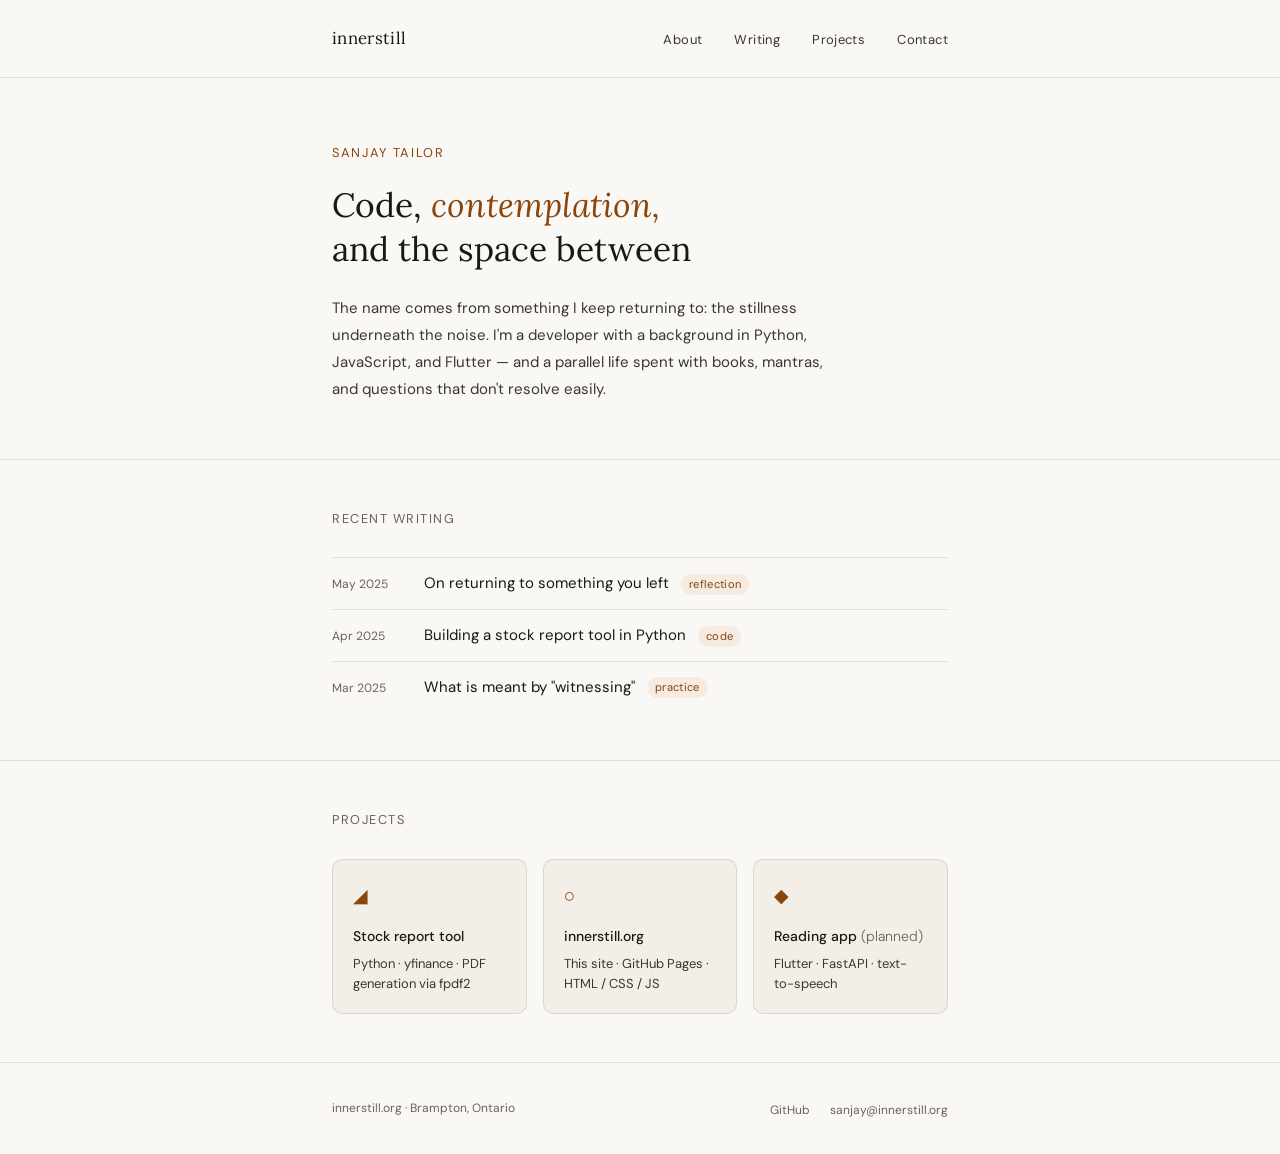
<file: index.html>
<!DOCTYPE html>
<html lang="en">
<head>
  <meta charset="UTF-8" />
  <meta name="viewport" content="width=device-width, initial-scale=1.0" />
  <title>Sanjay Tailor — innerstill.org</title>
  <meta name="description" content="Developer, reader, meditator. Code and contemplation." />
  <link rel="stylesheet" href="css/style.css" />
</head>
<body>

  <nav>
    <div class="container">
      <a href="/" class="nav-logo">innerstill</a>
      <ul class="nav-links">
        <li><a href="/about/">About</a></li>
        <li><a href="/writing/">Writing</a></li>
        <li><a href="/projects/">Projects</a></li>
        <li><a href="/contact/">Contact</a></li>
      </ul>
    </div>
  </nav>

  <main>

    <section class="hero">
      <div class="container">
        <p class="hero-eyebrow">Sanjay Tailor</p>
        <h1>Code, <em>contemplation,</em><br>and the space between</h1>
        <p class="hero-bio">
          The name comes from something I keep returning to: the stillness underneath the noise.
          I'm a developer with a background in Python, JavaScript, and Flutter — and a parallel
          life spent with books, mantras, and questions that don't resolve easily.
        </p>
      </div>
    </section>

    <section class="section">
      <div class="container">
        <p class="section-label">Recent writing</p>
        <ul class="post-list">
          <li class="post-row">
            <span class="post-date">May 2025</span>
            <a href="/writing/" class="post-title">
              On returning to something you left
              <span class="post-tag">reflection</span>
            </a>
          </li>
          <li class="post-row">
            <span class="post-date">Apr 2025</span>
            <a href="/writing/" class="post-title">
              Building a stock report tool in Python
              <span class="post-tag">code</span>
            </a>
          </li>
          <li class="post-row">
            <span class="post-date">Mar 2025</span>
            <a href="/writing/" class="post-title">
              What is meant by "witnessing"
              <span class="post-tag">practice</span>
            </a>
          </li>
        </ul>
      </div>
    </section>

    <section class="section">
      <div class="container">
        <p class="section-label">Projects</p>
        <div class="project-grid">
          <a href="/projects/" class="project-card">
            <div class="project-icon">&#9698;</div>
            <h3>Stock report tool</h3>
            <p>Python · yfinance · PDF generation via fpdf2</p>
          </a>
          <a href="/projects/" class="project-card">
            <div class="project-icon">&#9675;</div>
            <h3>innerstill.org</h3>
            <p>This site · GitHub Pages · HTML / CSS / JS</p>
          </a>
          <a href="/projects/" class="project-card">
            <div class="project-icon">&#9670;</div>
            <h3>Reading app <span style="font-weight:300; color: var(--text-faint);">(planned)</span></h3>
            <p>Flutter · FastAPI · text-to-speech</p>
          </a>
        </div>
      </div>
    </section>

  </main>

  <footer>
    <div class="container">
      <span class="footer-note">innerstill.org &middot; Brampton, Ontario</span>
      <ul class="footer-links">
        <li><a href="https://github.com/sanjaykt" target="_blank" rel="noopener">GitHub</a></li>
        <li><a href="mailto:sanjay@innerstill.org">sanjay@innerstill.org</a></li>
      </ul>
    </div>
  </footer>

</body>
</html>
</file>
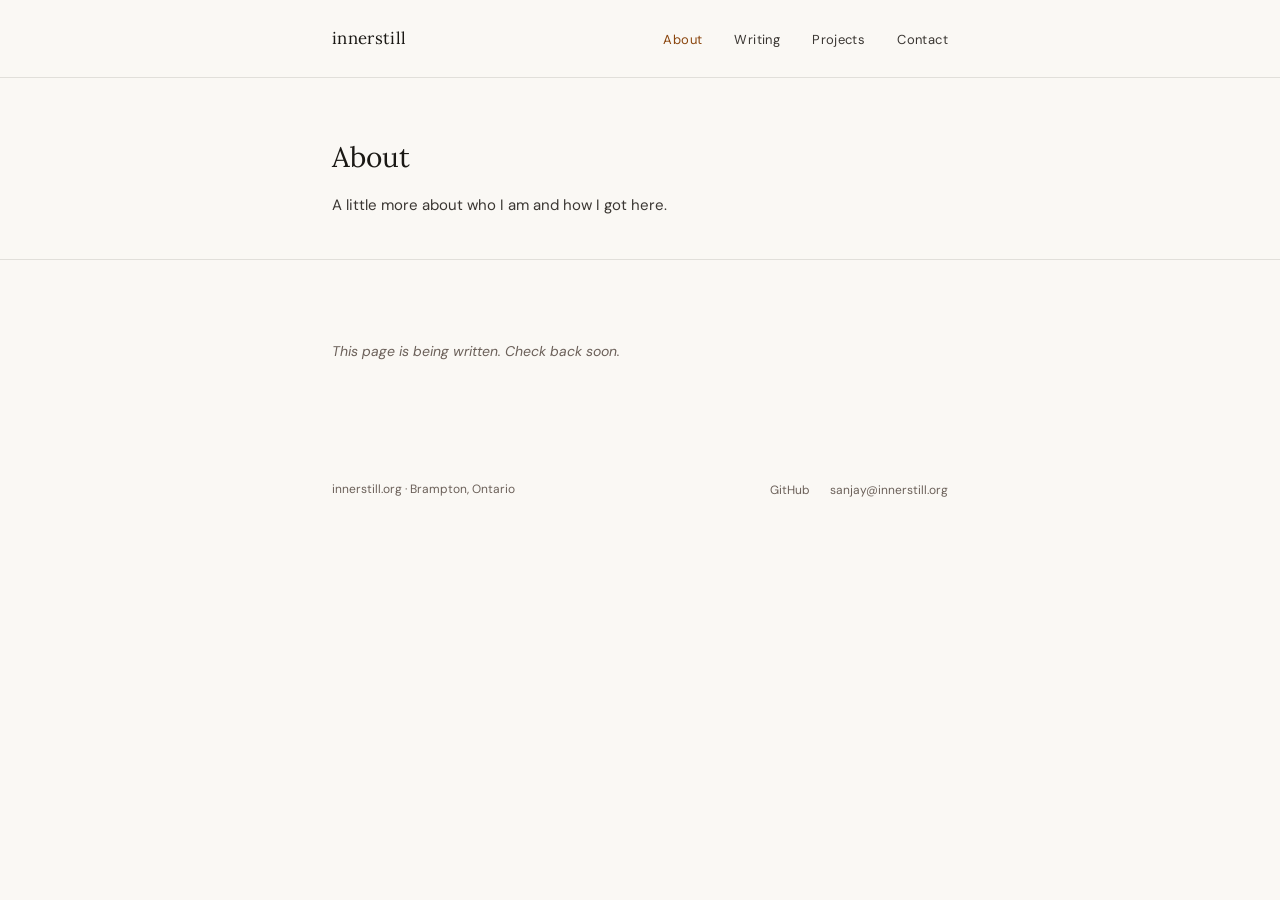
<file: about/index.html>
<!DOCTYPE html>
<html lang="en">
<head>
  <meta charset="UTF-8" />
  <meta name="viewport" content="width=device-width, initial-scale=1.0" />
  <title>About — innerstill.org</title>
  <link rel="stylesheet" href="../css/style.css" />
</head>
<body>

  <nav>
    <div class="container">
      <a href="/" class="nav-logo">innerstill</a>
      <ul class="nav-links">
        <li><a href="/about/" class="active">About</a></li>
        <li><a href="/writing/">Writing</a></li>
        <li><a href="/projects/">Projects</a></li>
        <li><a href="/contact/">Contact</a></li>
      </ul>
    </div>
  </nav>

  <main>
    <div class="page-header">
      <div class="container">
        <h1>About</h1>
        <p>A little more about who I am and how I got here.</p>
      </div>
    </div>
    <div class="page-content">
      <div class="container">
        <p class="stub-note">This page is being written. Check back soon.</p>
      </div>
    </div>
  </main>

  <footer>
    <div class="container">
      <span class="footer-note">innerstill.org &middot; Brampton, Ontario</span>
      <ul class="footer-links">
        <li><a href="https://github.com/sanjaykt" target="_blank" rel="noopener">GitHub</a></li>
        <li><a href="mailto:sanjay@innerstill.org">sanjay@innerstill.org</a></li>
      </ul>
    </div>
  </footer>

</body>
</html>
</file>
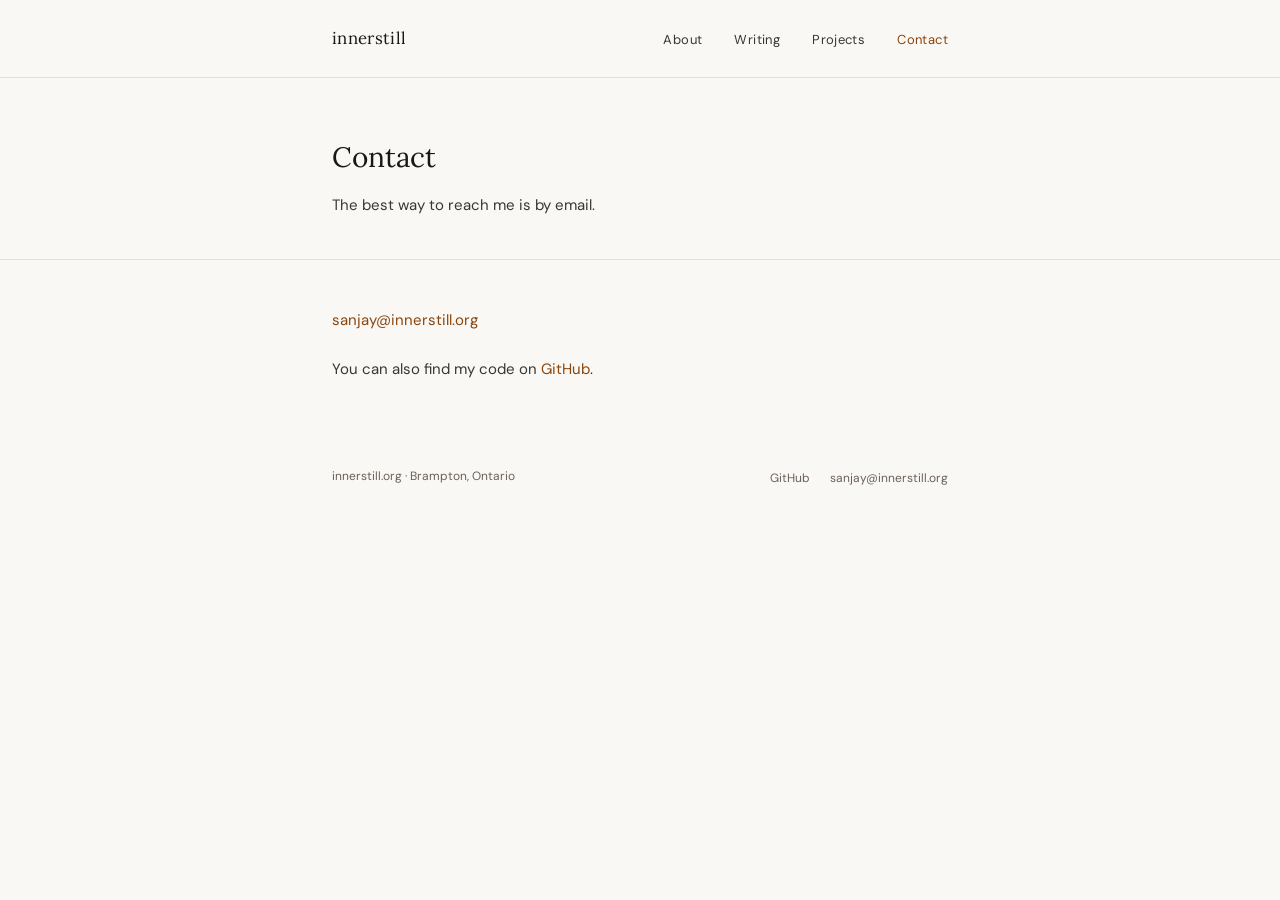
<file: contact/index.html>
<!DOCTYPE html>
<html lang="en">
<head>
  <meta charset="UTF-8" />
  <meta name="viewport" content="width=device-width, initial-scale=1.0" />
  <title>Contact — innerstill.org</title>
  <link rel="stylesheet" href="../css/style.css" />
</head>
<body>

  <nav>
    <div class="container">
      <a href="/" class="nav-logo">innerstill</a>
      <ul class="nav-links">
        <li><a href="/about/">About</a></li>
        <li><a href="/writing/">Writing</a></li>
        <li><a href="/projects/">Projects</a></li>
        <li><a href="/contact/" class="active">Contact</a></li>
      </ul>
    </div>
  </nav>

  <main>
    <div class="page-header">
      <div class="container">
        <h1>Contact</h1>
        <p>The best way to reach me is by email.</p>
      </div>
    </div>
    <div class="page-content">
      <div class="container">
        <p style="font-size: 0.9375rem; color: var(--text-muted);">
          <a href="mailto:sanjay@innerstill.org" style="color: var(--accent);">sanjay@innerstill.org</a>
        </p>
        <p style="margin-top: 1.5rem; font-size: 0.9375rem; color: var(--text-muted);">
          You can also find my code on
          <a href="https://github.com/sanjaykt" target="_blank" rel="noopener" style="color: var(--accent);">GitHub</a>.
        </p>
      </div>
    </div>
  </main>

  <footer>
    <div class="container">
      <span class="footer-note">innerstill.org &middot; Brampton, Ontario</span>
      <ul class="footer-links">
        <li><a href="https://github.com/sanjaykt" target="_blank" rel="noopener">GitHub</a></li>
        <li><a href="mailto:sanjay@innerstill.org">sanjay@innerstill.org</a></li>
      </ul>
    </div>
  </footer>

</body>
</html>
</file>
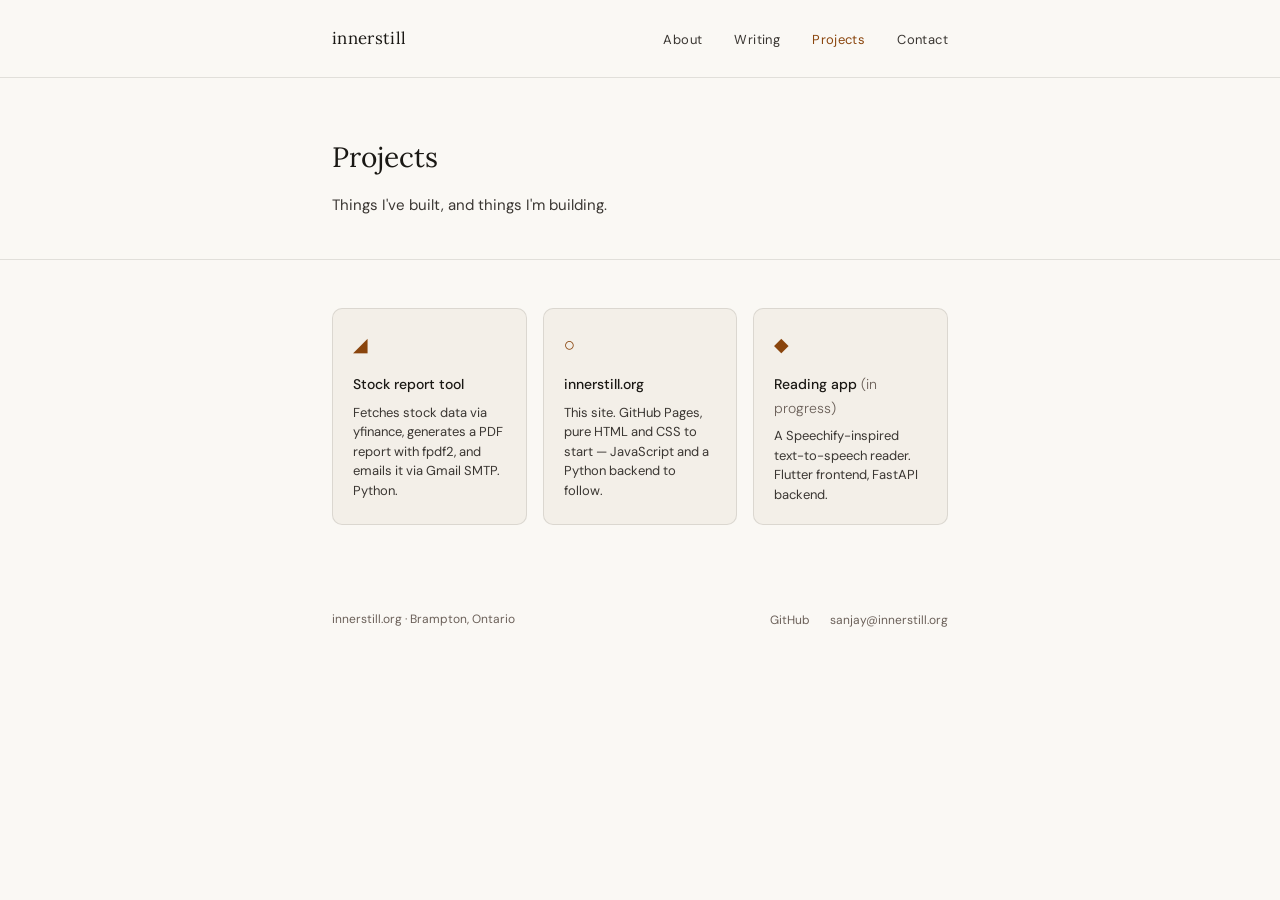
<file: projects/index.html>
<!DOCTYPE html>
<html lang="en">
<head>
  <meta charset="UTF-8" />
  <meta name="viewport" content="width=device-width, initial-scale=1.0" />
  <title>Projects — innerstill.org</title>
  <link rel="stylesheet" href="../css/style.css" />
</head>
<body>

  <nav>
    <div class="container">
      <a href="/" class="nav-logo">innerstill</a>
      <ul class="nav-links">
        <li><a href="/about/">About</a></li>
        <li><a href="/writing/">Writing</a></li>
        <li><a href="/projects/" class="active">Projects</a></li>
        <li><a href="/contact/">Contact</a></li>
      </ul>
    </div>
  </nav>

  <main>
    <div class="page-header">
      <div class="container">
        <h1>Projects</h1>
        <p>Things I've built, and things I'm building.</p>
      </div>
    </div>
    <div class="page-content">
      <div class="container">
        <div class="project-grid">
          <div class="project-card">
            <div class="project-icon">&#9698;</div>
            <h3>Stock report tool</h3>
            <p>Fetches stock data via yfinance, generates a PDF report with fpdf2, and emails it via Gmail SMTP. Python.</p>
          </div>
          <div class="project-card">
            <div class="project-icon">&#9675;</div>
            <h3>innerstill.org</h3>
            <p>This site. GitHub Pages, pure HTML and CSS to start — JavaScript and a Python backend to follow.</p>
          </div>
          <div class="project-card">
            <div class="project-icon">&#9670;</div>
            <h3>Reading app <span style="font-weight:300; color: var(--text-faint);">(in progress)</span></h3>
            <p>A Speechify-inspired text-to-speech reader. Flutter frontend, FastAPI backend.</p>
          </div>
        </div>
      </div>
    </div>
  </main>

  <footer>
    <div class="container">
      <span class="footer-note">innerstill.org &middot; Brampton, Ontario</span>
      <ul class="footer-links">
        <li><a href="https://github.com/sanjaykt" target="_blank" rel="noopener">GitHub</a></li>
        <li><a href="mailto:sanjay@innerstill.org">sanjay@innerstill.org</a></li>
      </ul>
    </div>
  </footer>

</body>
</html>
</file>
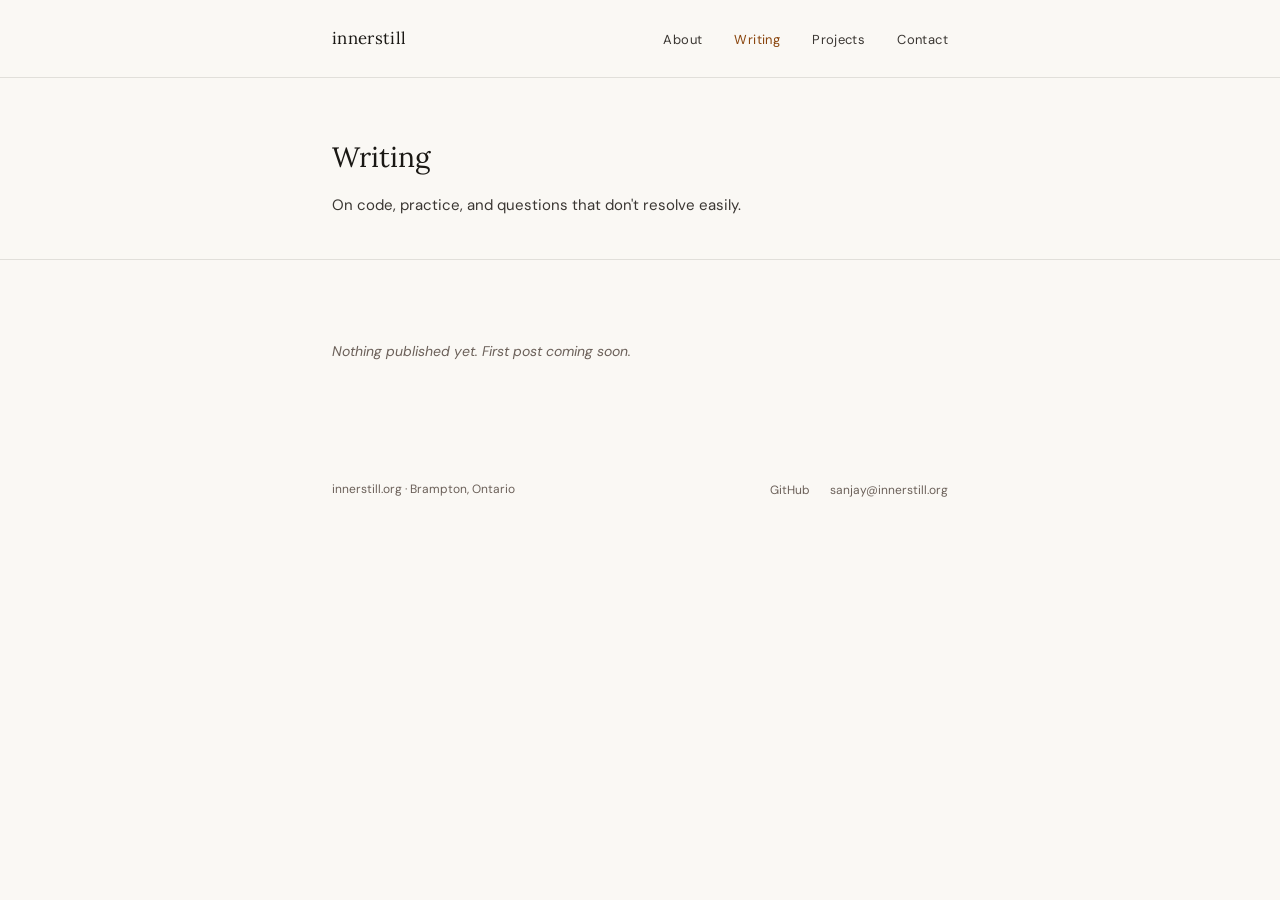
<file: writing/index.html>
<!DOCTYPE html>
<html lang="en">
<head>
  <meta charset="UTF-8" />
  <meta name="viewport" content="width=device-width, initial-scale=1.0" />
  <title>Writing — innerstill.org</title>
  <link rel="stylesheet" href="../css/style.css" />
</head>
<body>

  <nav>
    <div class="container">
      <a href="/" class="nav-logo">innerstill</a>
      <ul class="nav-links">
        <li><a href="/about/">About</a></li>
        <li><a href="/writing/" class="active">Writing</a></li>
        <li><a href="/projects/">Projects</a></li>
        <li><a href="/contact/">Contact</a></li>
      </ul>
    </div>
  </nav>

  <main>
    <div class="page-header">
      <div class="container">
        <h1>Writing</h1>
        <p>On code, practice, and questions that don't resolve easily.</p>
      </div>
    </div>
    <div class="page-content">
      <div class="container">
        <p class="stub-note">Nothing published yet. First post coming soon.</p>
      </div>
    </div>
  </main>

  <footer>
    <div class="container">
      <span class="footer-note">innerstill.org &middot; Brampton, Ontario</span>
      <ul class="footer-links">
        <li><a href="https://github.com/sanjaykt" target="_blank" rel="noopener">GitHub</a></li>
        <li><a href="mailto:sanjay@innerstill.org">sanjay@innerstill.org</a></li>
      </ul>
    </div>
  </footer>

</body>
</html>
</file>
<file: css/style.css>
@import url('https://fonts.googleapis.com/css2?family=Lora:ital,wght@0,400;0,500;1,400&family=DM+Sans:wght@300;400;500&display=swap');

/* ── Reset & base ─────────────────────────────────────── */
*, *::before, *::after { box-sizing: border-box; margin: 0; padding: 0; }

:root {
  --bg:          #FAF8F4;
  --bg-surface:  #F3EFE8;
  --text:        #1A1814;
  --text-muted:  #3A3632;
  --text-faint:  #6B6059;
  --accent: #8a450d;
  --accent-soft: #F5EBE0;
  --border:      rgba(44, 42, 37, 0.12);
  --border-med:  rgba(44, 42, 37, 0.20);

  --font-body:    'DM Sans', sans-serif;
  --font-display: 'Lora', serif;

  --max-w: 680px;
  --pad-x: 2rem;
}

html { font-size: 16px; }

body {
  background: var(--bg);
  color: var(--text);
  font-family: var(--font-body), serif;
  font-weight: 400;
  line-height: 1.7;
  -webkit-font-smoothing: antialiased;
}

a { color: inherit; text-decoration: none; }
a:hover { color: var(--accent); }

img { display: block; max-width: 100%; }

/* ── Layout container ─────────────────────────────────── */
.container {
  max-width: var(--max-w);
  margin: 0 auto;
  padding: 0 var(--pad-x);
}

/* ── Navigation ───────────────────────────────────────── */
nav {
  padding: 1.5rem 0;
  border-bottom: 1px solid var(--border);
}

nav .container {
  display: flex;
  justify-content: space-between;
  align-items: center;
}

.nav-logo {
  font-family: var(--font-display), serif;
  font-size: 1.05rem;
  font-weight: 400;
  letter-spacing: 0.02em;
  color: var(--text);
}

.nav-links {
  display: flex;
  gap: 2rem;
  list-style: none;
}

.nav-links a {
  font-size: 0.8125rem;
  font-weight: 400;
  color: var(--text-muted);
  letter-spacing: 0.03em;
  transition: color 0.2s;
}

.nav-links a:hover,
.nav-links a.active { color: var(--accent); }

/* ── Hero ─────────────────────────────────────────────── */
.hero {
  padding: 4rem 0 3.5rem;
  border-bottom: 1px solid var(--border);
}

.hero-eyebrow {
  font-size: 0.8rem;
  letter-spacing: 0.13em;
  text-transform: uppercase;
  color: var(--accent);
  margin-bottom: 1.25rem;
}

.hero h1 {
  font-family: var(--font-display), serif;
  font-size: 2.1rem;
  font-weight: 400;
  line-height: 1.3;
  color: var(--text);
  max-width: 520px;
  margin-bottom: 1.5rem;
}

.hero h1 em {
  font-style: italic;
  color: var(--accent);
}

.hero-bio {
  font-size: 0.9375rem;
  color: var(--text-muted);
  line-height: 1.8;
  max-width: 500px;
}

/* ── Section shared ───────────────────────────────────── */
.section {
  padding: 3rem 0;
  border-bottom: 1px solid var(--border);
}

.section-label {
  font-size: 0.8rem;
  letter-spacing: 0.12em;
  text-transform: uppercase;
  color: var(--text-faint);
  margin-bottom: 1.75rem;
}

/* ── Writing list ─────────────────────────────────────── */
.post-list { list-style: none; }

.post-row {
  display: flex;
  align-items: baseline;
  gap: 1.25rem;
  padding: 0.875rem 0;
  border-top: 1px solid var(--border);
}

.post-date {
  font-size: 0.75rem;
  color: var(--text-faint);
  min-width: 72px;
  flex-shrink: 0;
}

.post-title {
  font-size: 0.9375rem;
  color: var(--text);
  line-height: 1.5;
}

.post-title:hover { color: var(--accent); }

.post-tag {
  display: inline-block;
  font-size: 0.7rem;
  padding: 2px 8px;
  border-radius: 20px;
  background: var(--accent-soft);
  color: var(--accent);
  margin-left: 0.5rem;
  vertical-align: middle;
  letter-spacing: 0.03em;
}

/* ── Projects grid ────────────────────────────────────── */
.project-grid {
  display: grid;
  grid-template-columns: repeat(auto-fit, minmax(180px, 1fr));
  gap: 1rem;
}

.project-card {
  background: var(--bg-surface);
  border: 1px solid var(--border);
  border-radius: 10px;
  padding: 1.25rem;
  transition: border-color 0.2s;
}

.project-card:hover { border-color: var(--border-med); }

.project-icon {
  font-size: 1.2rem;
  color: var(--accent);
  margin-bottom: 0.75rem;
}

.project-card h3 {
  font-size: 0.875rem;
  font-weight: 500;
  margin-bottom: 0.35rem;
  color: var(--text);
}

.project-card p {
  font-size: 0.8125rem;
  color: var(--text-muted);
  line-height: 1.5;
}

/* ── Footer ───────────────────────────────────────────── */
footer {
  padding: 2rem 0;
}

footer .container {
  display: flex;
  justify-content: space-between;
  align-items: center;
  flex-wrap: wrap;
  gap: 0.75rem;
}

.footer-note {
  font-size: 0.75rem;
  color: var(--text-faint);
}

.footer-links {
  display: flex;
  gap: 1.25rem;
  list-style: none;
}

.footer-links a {
  font-size: 0.75rem;
  color: var(--text-faint);
  transition: color 0.2s;
}

.footer-links a:hover { color: var(--accent); }

/* ── Inner pages ──────────────────────────────────────── */
.page-header {
  padding: 3.5rem 0 2.5rem;
  border-bottom: 1px solid var(--border);
}

.page-header h1 {
  font-family: var(--font-display), serif;
  font-size: 1.75rem;
  font-weight: 400;
  color: var(--text);
  margin-bottom: 0.75rem;
}

.page-header p {
  font-size: 0.9375rem;
  color: var(--text-muted);
  max-width: 460px;
}

.page-content {
  padding: 3rem 0;
}

/* ── Stub / coming soon ───────────────────────────────── */
.stub-note {
  font-size: 0.875rem;
  color: var(--text-faint);
  font-style: italic;
  padding: 2rem 0;
}

/* ── Responsive ───────────────────────────────────────── */
@media (max-width: 540px) {
  :root { --pad-x: 1.25rem; }
  .hero h1 { font-size: 1.65rem; }
  .nav-links { gap: 1.25rem; }
  .post-row { flex-wrap: wrap; gap: 0.25rem; }
  .post-date { min-width: unset; }
}
</file>
